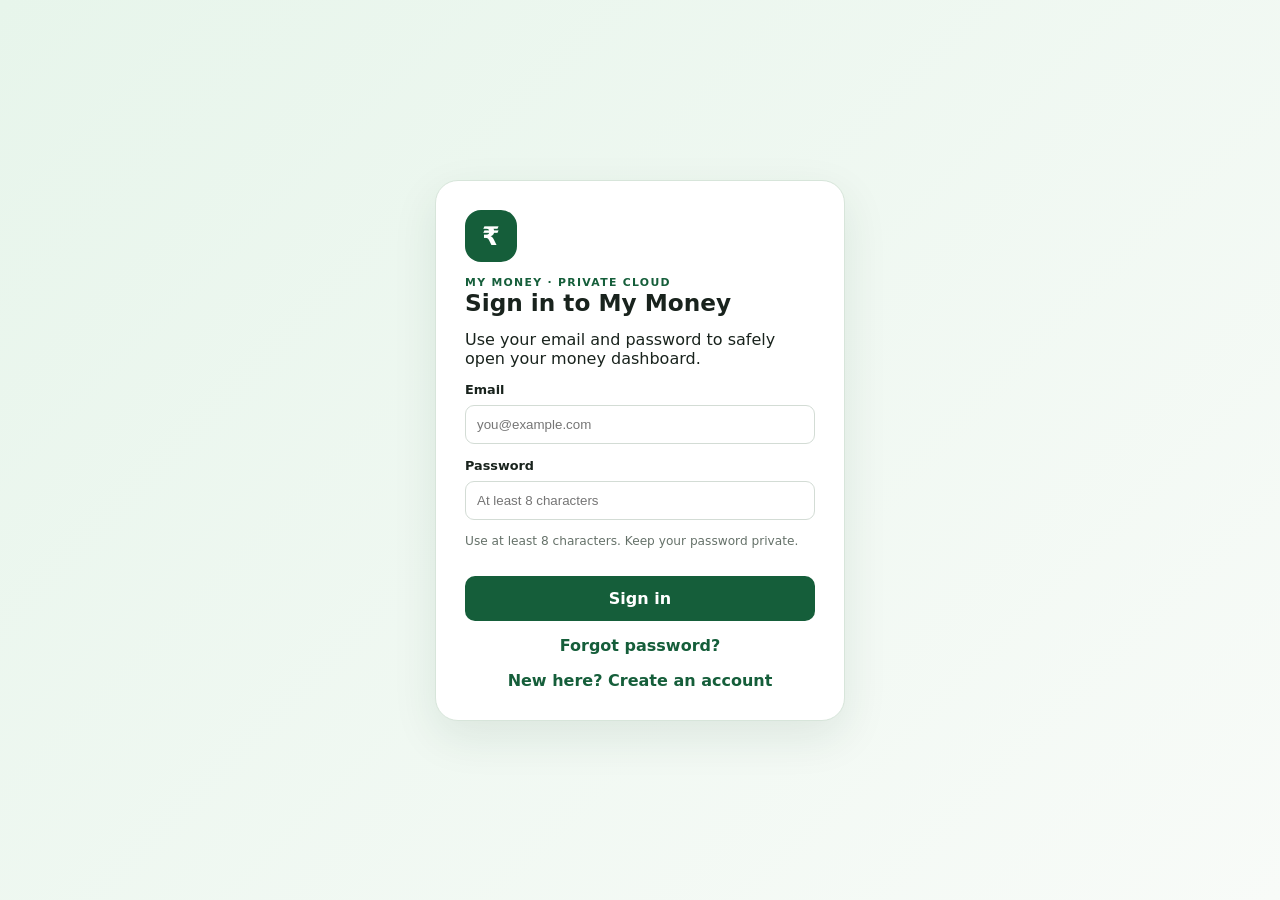
<file: index.html>
<!doctype html>
<html lang="en">
  <head>
    <meta charset="UTF-8" /><meta name="viewport" content="width=device-width, initial-scale=1" />
    <meta name="theme-color" content="#155e3a" /><meta name="description" content="A simple private monthly cash and online expense tracker." />
    <link rel="manifest" href="manifest.webmanifest" /><link rel="stylesheet" href="styles.css" /><link rel="stylesheet" href="auth.css" /><link rel="stylesheet" href="theme.css?v=1" /><title>My Money</title>
    <script>document.documentElement.dataset.theme=localStorage.getItem("my-money-theme")||"system";</script>
  </head>
  <body>
    <section id="lockScreen" class="lock-screen" hidden aria-labelledby="lockTitle">
      <div class="lock-card"><div class="lock-symbol" aria-hidden="true">⌁</div><h1 id="lockTitle">My Money is locked</h1><p id="lockDescription">Enter your PIN to open your money tracker.</p><form id="unlockForm"><label for="unlockPin">PIN<input id="unlockPin" type="password" inputmode="numeric" autocomplete="current-password" maxlength="12" required /></label><p id="unlockMessage" class="lock-message" role="alert"></p><button class="save-button" type="submit">Unlock</button></form><button id="biometricUnlock" class="secondary-button" hidden>Use phone lock</button></div>
    </section>
    <a class="skip-link" href="#mainContent" data-i18n="skip">Skip to main content</a>
    <main class="app-shell" id="mainContent" hidden>
      <header class="topbar"><div><p class="eyebrow" data-i18n="private">SECURE CLOUD SYNC</p><h1 data-i18n="appName">My Money</h1></div><div class="header-actions"><button class="theme-toggle" id="themeButton" type="button" aria-label="Switch to dark mode" title="Switch to dark mode">☾</button><button class="text-button" id="cloudSignOut" aria-label="Log out">Log out</button><button class="language-button" id="languageButton" aria-label="Change language">मराठी</button><button class="icon-button" id="installButton" hidden aria-label="Install app">↓</button></div></header>
      <p class="welcome" id="monthWelcome">Your monthly money picture, at a glance.</p>
      <section class="month-picker" aria-label="Choose month"><button id="previousMonth" aria-label="Previous month">‹</button><label><span class="sr-only" data-i18n="month">Month</span><input id="monthInput" type="month" /></label><button id="nextMonth" aria-label="Next month">›</button></section>
      <section class="balance-card"><div><p data-i18n="monthBalance">This month’s balance</p><strong id="totalBalance">₹0</strong><span id="balanceHint">Add income or an expense to get started.</span></div><div class="balance-mark" aria-hidden="true">₹</div></section>
      <section class="summary-grid" aria-label="Monthly summary"><article class="summary income"><span data-i18n="income">Income</span><strong id="totalIncome">₹0</strong></article><article class="summary expense"><span data-i18n="expenses">Expenses</span><strong id="totalExpense">₹0</strong></article><article class="summary"><span data-i18n="cashLeft">Cash left</span><strong id="cashBalance">₹0</strong></article><article class="summary"><span data-i18n="onlineLeft">Online left</span><strong id="onlineBalance">₹0</strong></article></section>
      <section class="quick-actions" aria-label="Add transaction"><button class="action income-action" data-open-form="income"><span>＋</span><b data-i18n="addIncome">Add income</b><small data-i18n="cashOnline">Cash or online</small></button><button class="action expense-action" data-open-form="expense"><span>−</span><b data-i18n="addExpense">Add expense</b><small data-i18n="cashOnline">Cash or online</small></button></section>
      <section class="calendar-section" aria-labelledby="calendarTitle"><div class="section-title"><div><h2 id="calendarTitle" data-i18n="monthlyCalendar">Monthly calendar</h2><p data-i18n="calendarHelp">Tap a date to see that day’s entries.</p></div><button class="text-button" id="clearDayButton" hidden data-i18n="showMonth">Show month</button></div><div class="calendar-weekdays" aria-hidden="true"><span>S</span><span>M</span><span>T</span><span>W</span><span>T</span><span>F</span><span>S</span></div><div id="calendarGrid" class="calendar-grid" role="grid" aria-label="Monthly spending calendar"></div><div class="calendar-legend"><span><i class="legend income-dot"></i><b data-i18n="income">Income</b></span><span><i class="legend expense-dot"></i><b data-i18n="expenses">Expenses</b></span></div></section>
      <section class="transactions-section" aria-labelledby="transactionsTitle"><div class="section-title"><div><h2 id="transactionsTitle" data-i18n="transactions">Transactions</h2><p id="transactionCount">0 entries</p></div><button class="text-button" id="filterButton" aria-expanded="false" aria-controls="filterPanel" data-i18n="filter">Filter</button></div><div id="filterPanel" class="filter-panel" hidden><label><span data-i18n="show">Show</span><select id="typeFilter"><option value="all" data-i18n="allTransactions">Income and expenses</option><option value="income" data-i18n="onlyIncome">Only income</option><option value="expense" data-i18n="onlyExpenses">Only expenses</option></select></label><label><span data-i18n="payment">Payment</span><select id="modeFilter"><option value="all" data-i18n="cashOnline">Cash and online</option><option value="cash" data-i18n="onlyCash">Only cash</option><option value="online" data-i18n="onlyOnline">Only online</option></select></label></div><div id="transactionList" class="transaction-list"></div><p id="emptyState" class="empty-state" data-i18n="empty">No transactions for this month yet.</p></section>
      <section class="report-section"><div><h2>Monthly report</h2><p>Save a clean table and calendar report as a PDF.</p></div><button class="secondary-button" id="pdfButton">Generate PDF</button></section>

      <section class="security-section"><div><h2>App lock</h2><p>Protect the app with a PIN. On supported phones, you can also use the phone’s fingerprint or face lock.</p><p id="securityStatus" class="status-message"></p></div><div class="security-actions"><button class="secondary-button" id="pinButton">Set PIN</button><button class="secondary-button" id="biometricButton">Use phone lock</button><button class="secondary-button danger-lite" id="removePinButton">Remove PIN</button></div></section>
    </main>
    <dialog id="transactionDialog"><form id="transactionForm" method="dialog"><div class="dialog-heading"><h2 id="formTitle">Add income</h2><button type="button" class="close-button" id="closeDialog" aria-label="Close">×</button></div><input id="transactionId" type="hidden" /><input id="transactionType" type="hidden" value="income" /><label><span data-i18n="amount">Amount (₹)</span><input id="amount" type="number" inputmode="decimal" min="0.01" step="0.01" placeholder="Example: 500" required autofocus /></label><label><span data-i18n="date">Date</span><input id="transactionDate" type="date" required /></label><fieldset><legend data-i18n="moneyType">Money type</legend><div class="choice-row"><label><input type="radio" name="mode" value="cash" checked /><span data-i18n="cash">Cash</span></label><label><input type="radio" name="mode" value="online" /><span data-i18n="online">Online</span></label></div></fieldset><label><span data-i18n="category">Category</span><select id="category"></select></label><label><span data-i18n="note">Note</span> <span class="optional" data-i18n="optional">(optional)</span><input id="note" maxlength="80" /></label><div class="form-actions"><button class="delete-button" id="deleteButton" type="button" hidden data-i18n="delete">Delete entry</button><button class="save-button" id="saveButton" type="submit">Save income</button></div></form></dialog>
    <section id="loginScreen" class="login-screen" hidden aria-labelledby="cloudAuthTitle"><form id="cloudAuthForm"><div class="login-mark" aria-hidden="true">₹</div><div class="dialog-heading"><div><p class="eyebrow">MY MONEY · PRIVATE CLOUD</p><h2 id="cloudAuthTitle">Sign in to My Money</h2></div></div><p id="cloudAuthHelp">Use your email and password to safely open your money dashboard.</p><label>Email<input id="cloudAuthEmail" type="email" autocomplete="email" inputmode="email" placeholder="you@example.com" required /></label><label>Password<input id="cloudAuthPassword" type="password" autocomplete="current-password" minlength="8" placeholder="At least 8 characters" required /></label><p class="cloud-password-help">Use at least 8 characters. Keep your password private.</p><p id="cloudAuthMessage" class="status-message" role="status"></p><button class="save-button" id="cloudAuthSubmit" type="submit">Sign in</button><button class="text-button forgot-password" id="forgotPassword" type="button">Forgot password?</button><button class="text-button cloud-switch" id="cloudAuthSwitch" type="button">New here? Create an account</button></form></section>
    <section id="passwordResetScreen" class="login-screen" hidden aria-labelledby="passwordResetTitle"><form id="passwordResetForm"><div class="login-mark" aria-hidden="true">₹</div><p class="eyebrow">MY MONEY · PASSWORD RESET</p><h2 id="passwordResetTitle">Choose a new password</h2><p>Enter a new password for your My Money account.</p><label>New password<input id="newPassword" type="password" autocomplete="new-password" minlength="8" placeholder="At least 8 characters" required /></label><label>Confirm new password<input id="confirmPassword" type="password" autocomplete="new-password" minlength="8" placeholder="Enter the same password again" required /></label><p id="passwordResetMessage" class="status-message" role="status"></p><button class="save-button" type="submit">Save new password</button></form></section>
    <template id="transactionTemplate"><article class="transaction"><div class="transaction-icon"></div><div class="transaction-main"><strong class="transaction-category"></strong><span class="transaction-note"></span><small class="transaction-date"></small></div><div class="transaction-value"><strong class="transaction-amount"></strong><small class="transaction-mode"></small></div><button class="more-button" aria-label="Edit transaction">⋮</button></article></template>
    <script src="app.js"></script><script src="security.js"></script><script src="recurring.js"></script><script src="cloud-sync.js?v=2"></script><script src="cloud-auth.js?v=3"></script><script src="theme.js?v=1"></script>
  </body>
</html>
</file>
<file: styles.css>
:root{--g:#155e3a;--gs:#e4f6ea;--r:#bf3027;--rs:#fff0ee;--ink:#19231d;--mut:#657169;--line:#e2e8e3;font-family:system-ui,sans-serif;color:var(--ink);background:#f5f7f5}*{box-sizing:border-box}body{margin:0}.app-shell{max-width:730px;margin:auto;padding:24px 17px 48px}.topbar,.header-actions,.section-title,.dialog-heading,.transaction,.backup-section,.report-section,.security-section{display:flex;align-items:center}.topbar,.section-title,.dialog-heading,.report-section,.security-section{justify-content:space-between}h1,h2,p{margin:0}h1{font-size:1.8rem}.eyebrow{color:var(--g);font-size:.68rem;font-weight:800;letter-spacing:.12em}.welcome{color:var(--mut);font-size:.88rem;margin:8px 0 14px}.header-actions{gap:8px}button{font:inherit;cursor:pointer}.language-button,.secondary-button{border:1px solid #cbd8cf;border-radius:9px;background:#fff;color:#235638;padding:10px;font-size:.8rem;font-weight:750}.icon-button,.close-button,.more-button{border:0;background:transparent;color:var(--mut);font-size:1.6rem}.month-picker{display:flex;justify-content:center;gap:10px;margin:13px}.month-picker button{border:1px solid var(--line);border-radius:50%;background:#fff;width:36px;height:36px;font-size:1.6rem}.month-picker input{border:0;background:transparent;font-weight:750}.balance-card{display:flex;align-items:center;justify-content:space-between;padding:24px;border-radius:22px;background:linear-gradient(135deg,#125c39,#2a9256);color:#fff}.balance-card strong{display:block;font-size:2.45rem}.balance-card p,.balance-card span{font-size:.82rem;opacity:.85}.balance-mark,.lock-symbol{display:grid;place-items:center;width:62px;height:62px;border-radius:50%;background:#ffffff22;font-size:2rem}.summary-grid{display:grid;grid-template-columns:repeat(4,1fr);gap:9px;margin:12px 0}.summary,.calendar-day,.transaction{border:1px solid #e7ece8;border-radius:13px;background:#fff}.summary{padding:12px;min-height:76px}.summary span{display:block;color:var(--mut);font-size:.7rem}.summary strong{font-size:.9rem}.income strong,.transaction.income .transaction-amount{color:var(--g)}.expense strong,.transaction.expense .transaction-amount{color:var(--r)}.quick-actions{display:grid;grid-template-columns:1fr 1fr;gap:10px;margin:18px 0}.action{display:grid;grid-template-columns:auto 1fr;gap:0 4px;border:0;border-radius:15px;padding:13px;text-align:left}.action span{grid-row:span 2;font-size:1.5rem}.action small{font-size:.67rem}.income-action{background:var(--gs);color:#135a35}.expense-action{background:var(--rs);color:#a1251e}.calendar-section,.transactions-section{margin-top:25px}.section-title{margin-bottom:12px}.section-title h2,.report-section h2,.security-section h2,.backup-section h2{font-size:1.05rem}.section-title p,.report-section p,.security-section p{color:var(--mut);font-size:.78rem;margin-top:3px}.text-button{border:0;background:transparent;color:var(--g);font-weight:800}.calendar-weekdays,.calendar-grid{display:grid;grid-template-columns:repeat(7,1fr);gap:5px}.calendar-weekdays{text-align:center;color:var(--mut);font-size:.7rem}.calendar-day{min-height:68px;padding:7px;text-align:left;font-size:.76rem;font-weight:750}.calendar-day.selected{background:#e7f6eb;border-color:#2e9255}.calendar-day.today{outline:2px solid #62b882}.calendar-day.empty{visibility:hidden}.day-total{display:block;overflow:hidden;font-size:.61rem;text-overflow:ellipsis;white-space:nowrap}.day-total.income{color:var(--g)}.day-total.expense{color:var(--r)}.calendar-legend{display:flex;gap:14px;margin-top:9px;color:var(--mut);font-size:.72rem}.legend{display:inline-block;width:7px;height:7px;border-radius:50%}.income-dot{background:var(--g)}.expense-dot{background:var(--r)}.filter-panel{display:grid;grid-template-columns:1fr 1fr;gap:9px;padding:11px;margin-bottom:12px;background:#eaf3ed;border-radius:12px}label{font-size:.8rem;font-weight:650}input,select{width:100%;margin-top:5px;padding:11px;border:1px solid #d3dcd5;border-radius:9px}.transaction-list{display:grid;gap:8px}.transaction{gap:10px;padding:11px}.transaction-icon{display:grid;place-items:center;flex:0 0 38px;width:38px;height:38px;border-radius:50%;background:var(--gs);font-size:1.1rem}.transaction.expense .transaction-icon{background:var(--rs)}.transaction-main{flex:1}.transaction-main span,.transaction small{display:block;color:var(--mut);font-size:.71rem}.transaction-value{text-align:right}.more-button{padding:2px}.empty-state{padding:28px;border:1px dashed #cbd5cb;border-radius:12px;text-align:center;color:var(--mut)}.report-section,.security-section,.backup-section{gap:13px;align-items:flex-start;margin-top:25px;padding:17px;border-radius:16px;background:#fff;border:1px solid #dbe6df}.backup-section{background:#fffdf4;border-color:#f2dfa0}.backup-icon{font-size:1.6rem}.backup-section p{color:#665f43;font-size:.8rem;line-height:1.45}.backup-warning{color:#8a5600!important;font-weight:700}.backup-actions,.security-actions{display:flex;flex-wrap:wrap;gap:8px;margin-top:11px}.status-message{color:var(--g)!important;font-weight:700}.lock-screen{position:fixed;z-index:20;inset:0;display:grid;place-items:center;padding:18px;background:linear-gradient(135deg,#103b29,#1b7043)}.lock-card{width:min(100%,390px);padding:30px;border-radius:23px;background:#fff;text-align:center}.lock-card h1{margin-top:12px;font-size:1.5rem}.lock-card p{color:var(--mut);font-size:.88rem}.lock-card form{text-align:left;margin-top:15px}.lock-card .save-button{width:100%;margin-top:13px}.lock-message{color:var(--r)!important;text-align:center}.lock-screen[hidden]{display:none}dialog{width:min(calc(100% - 24px),470px);border:0;border-radius:18px;padding:0}dialog::backdrop{background:#14201688}dialog form{display:grid;gap:14px;padding:19px}.choice-row{display:flex;gap:10px}.choice-row label{flex:1;border:1px solid #d3d9d3;border-radius:9px;padding:11px;text-align:center}.choice-row input{width:auto}.form-actions{display:flex;gap:10px}.save-button{flex:1;border:0;border-radius:10px;background:var(--g);color:#fff;padding:13px;font-weight:800}.delete-button{border:1px solid #f1b8b2;border-radius:10px;background:#fff;color:var(--r);padding:12px}.sr-only{position:absolute;clip:rect(0,0,0,0)}.skip-link{position:absolute;left:-999px}.skip-link:focus{left:10px;top:10px;background:#fff;z-index:30;padding:8px}@media(max-width:430px){.summary-grid{grid-template-columns:1fr 1fr}.calendar-day{min-height:60px}.report-section,.security-section{flex-direction:column}}
</file>
<file: auth.css>
.login-screen[hidden]{display:none}.login-screen{position:fixed;z-index:15;inset:0;display:grid;place-items:center;padding:18px;background:linear-gradient(135deg,#e7f5eb,#f8fbf8)}.login-screen form{width:min(100%,410px);display:grid;gap:14px;padding:29px;border:1px solid #d7e5da;border-radius:23px;background:#fff;box-shadow:0 16px 45px #17422718}.login-screen h2{font-size:1.45rem}.login-screen label{display:grid;gap:3px}.login-screen .save-button{width:100%}.login-mark{display:grid;place-items:center;width:52px;height:52px;border-radius:16px;background:#155e3a;color:#fff;font-size:1.6rem;font-weight:800}.cloud-password-help{margin:0;color:#657169;font-size:.76rem}.cloud-switch{justify-self:center}
</file>
<file: theme.css>
/* Theme tokens and phone-first calendar fixes */
html[data-theme="light"]{color-scheme:light}html[data-theme="dark"]{color-scheme:dark;--g:#62c98a;--gs:#173c29;--r:#ff857c;--rs:#482521;--ink:#edf7ef;--mut:#b7c8bb;--line:#34513d;background:#102019}html[data-theme="dark"] body{background:#102019;color:var(--ink)}html[data-theme="dark"] .summary,html[data-theme="dark"] .calendar-day,html[data-theme="dark"] .transaction,html[data-theme="dark"] .report-section,html[data-theme="dark"] .security-section,html[data-theme="dark"] dialog,html[data-theme="dark"] .lock-card{background:#182b20;border-color:#34513d;color:var(--ink)}html[data-theme="dark"] .language-button,html[data-theme="dark"] .secondary-button,html[data-theme="dark"] .month-picker button{background:#1c3124;border-color:#45614d;color:#dff6e6}html[data-theme="dark"] input,html[data-theme="dark"] select{background:#14261b;border-color:#45614d;color:#f0fff4}html[data-theme="dark"] .filter-panel{background:#173522}html[data-theme="dark"] .calendar-day.selected{background:#244b31;border-color:#62c98a}html[data-theme="dark"] .income-action{background:#173c29;color:#a5ecc0}html[data-theme="dark"] .expense-action{background:#482521;color:#ffb3ad}html[data-theme="dark"] .login-screen{background:linear-gradient(135deg,#0d1d14,#13291b)}html[data-theme="dark"] .login-screen form{background:#182b20;border-color:#34513d;box-shadow:0 16px 45px #0008}html[data-theme="dark"] .login-screen p{color:var(--mut)}.theme-toggle{display:grid;place-items:center;width:38px;height:38px;padding:0;border:1px solid var(--line);border-radius:10px;background:#fff;color:var(--g);font-size:1.2rem;font-weight:800}.calendar-section{min-width:0}.calendar-weekdays,.calendar-grid{min-width:0}.calendar-day{min-width:0}.calendar-day span:first-child{line-height:1}.day-total{min-width:0}
@media(max-width:430px){.app-shell{padding:16px 12px 42px}.topbar{align-items:flex-start}.header-actions{gap:5px;flex-wrap:wrap;justify-content:flex-end}.theme-toggle{width:34px;height:34px}.language-button{padding:8px}.text-button{padding:8px 4px}.calendar-weekdays,.calendar-grid{gap:3px}.calendar-weekdays{font-size:.62rem}.calendar-day{min-height:56px;padding:5px 3px;border-radius:9px;font-size:.7rem}.day-total{font-size:.52rem;line-height:1.25;letter-spacing:-.02em}.calendar-legend{font-size:.66rem;gap:10px}.section-title{align-items:flex-start}.month-picker{margin:10px 0}.month-picker input{max-width:132px;font-size:.85rem}.balance-card{padding:19px}.balance-card strong{font-size:2rem}}
@media(max-width:350px){.app-shell{padding-left:9px;padding-right:9px}.calendar-weekdays,.calendar-grid{gap:2px}.calendar-day{min-height:50px;padding:4px 2px;font-size:.65rem}.day-total{font-size:.47rem}.calendar-legend{font-size:.62rem}.theme-toggle{width:32px;height:32px}.language-button{font-size:.72rem}.topbar h1{font-size:1.5rem}}
</file>
